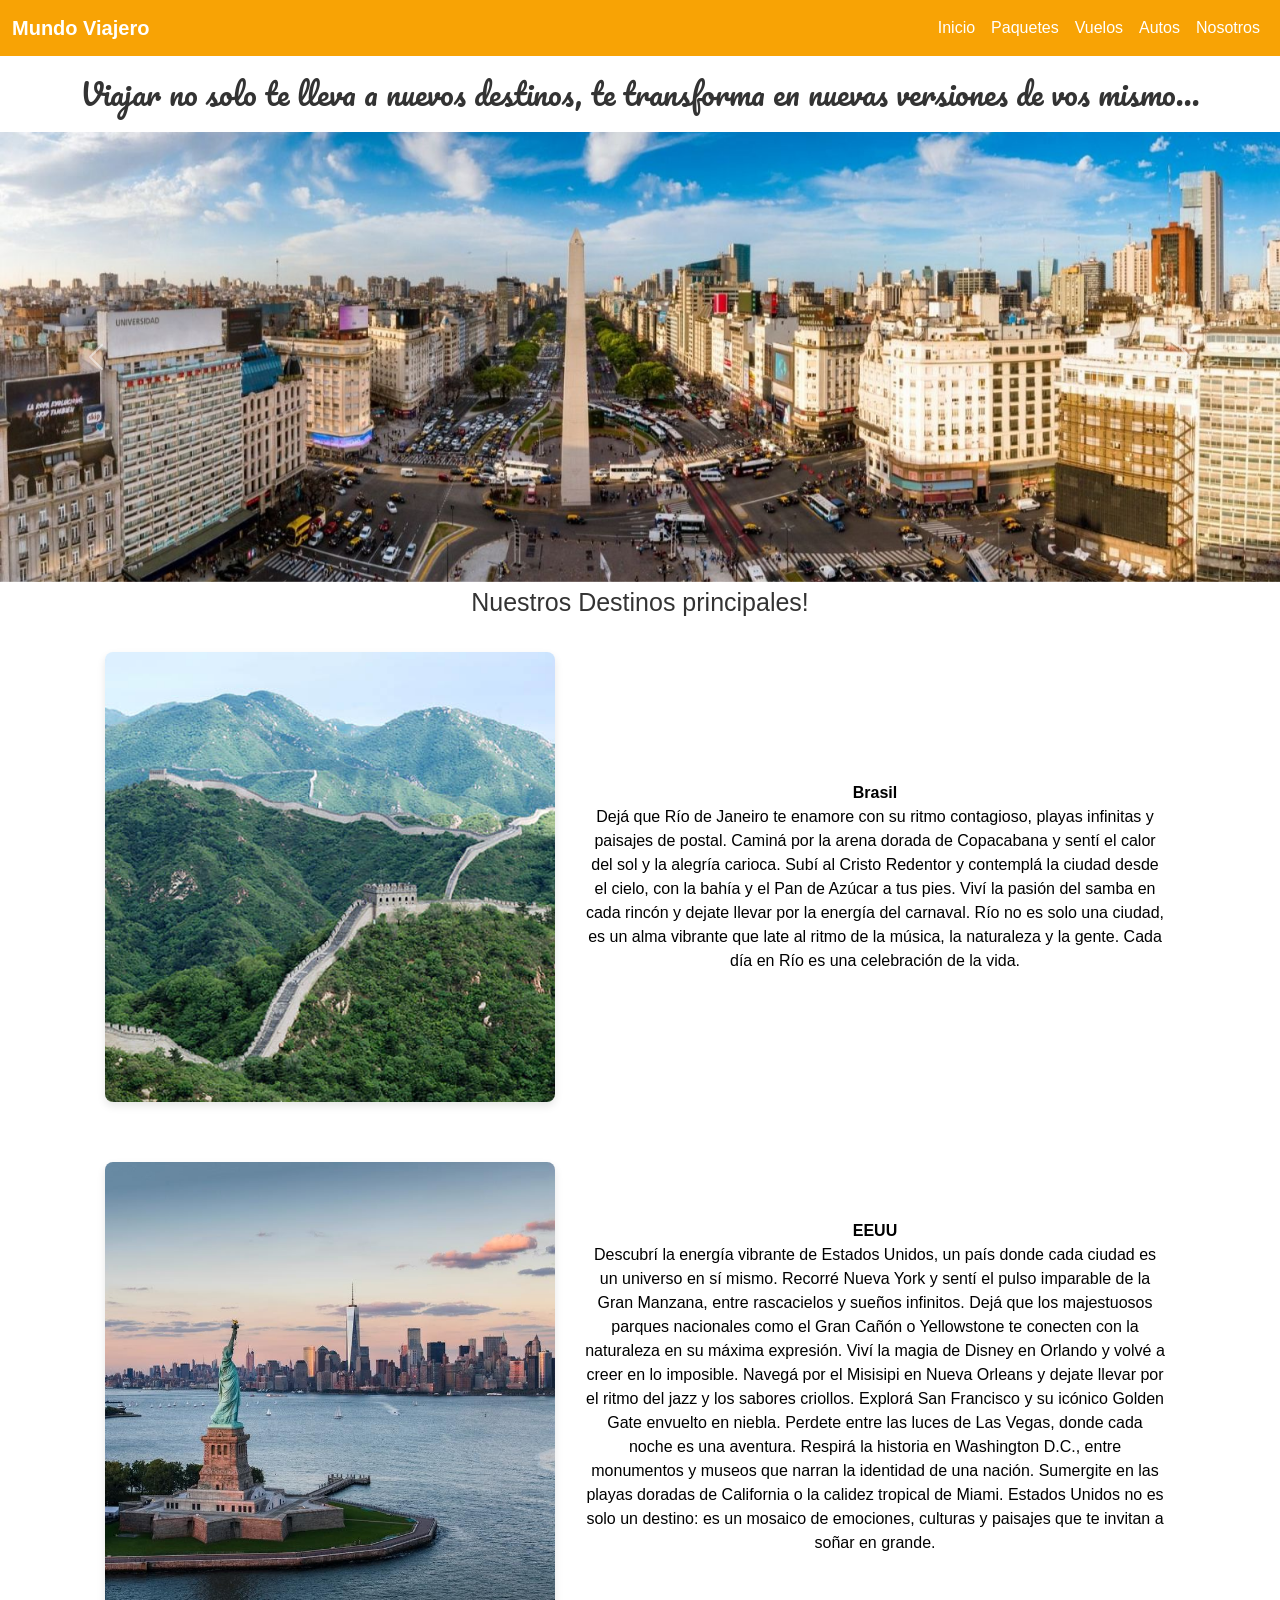
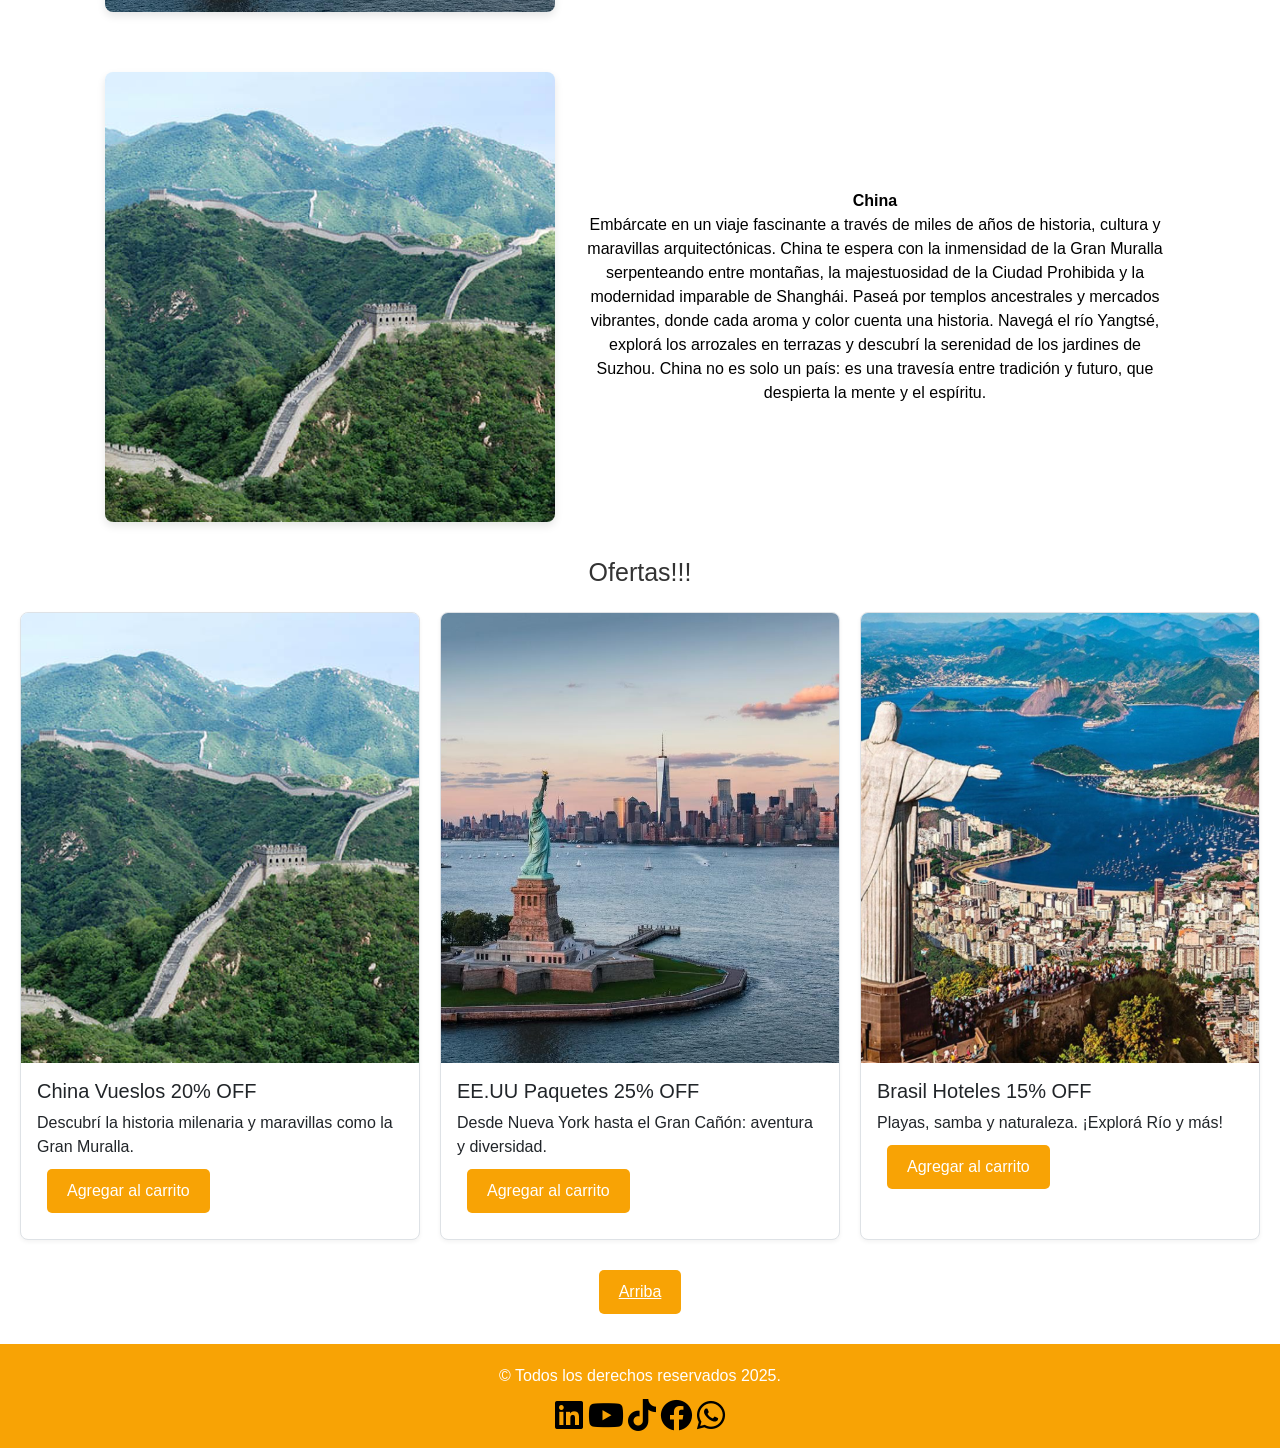
<file: index.html>
<!DOCTYPE html>
<html lang="es">
<head>
  <meta charset="UTF-8" />
  <meta name="viewport" content="width=device-width, initial-scale=1.0" />
  <meta name="description" content="Turismo viaje por el mundo, Europa, EEUU, El caribe">
  <meta name="keywords" content="Europa, Brasil, Caribe, EEUU, Vacaciones">
  <title>Mundo Viajero</title>
  <link href="https://fonts.googleapis.com/css2?family=Pacifico&display=swap" rel="stylesheet">
  <link href="https://cdnjs.cloudflare.com/ajax/libs/font-awesome/6.0.0-beta3/css/all.min.css" rel="stylesheet">
  <link href="https://cdn.jsdelivr.net/npm/bootstrap@5.3.5/dist/css/bootstrap.min.css" rel="stylesheet" integrity="sha384-SgOJa3DmI69IUzQ2PVdRZhwQ+dy64/BUtbMJw1MZ8t5HZApcHrRKUc4W0kG879m7" crossorigin="anonymous">
  <link rel="stylesheet" href="./Style/style.css">
</head>
<body>
<!--Menu-->
<div id="top"></div>
<header>
  <nav class="navbar navbar-expand-lg">
    <div class="container-fluid">
      <a class="navbar-brand" href="index.html">Mundo Viajero</a>
      <button class="navbar-toggler" type="button" data-bs-toggle="collapse" data-bs-target="#navbarNav"
        aria-controls="navbarNav" aria-expanded="false" aria-label="Toggle navigation">
        <span class="navbar-toggler-icon"></span>
      </button>      
      <div class="collapse navbar-collapse" id="navbarNav">
        <ul class="navbar-nav ms-auto">
          <li class="nav-item">
            <a class="nav-link" href="index.html">Inicio</a>
          </li>
          <li class="nav-item">
            <a class="nav-link" href="./Pages/paquetes.html">Paquetes</a>
          </li>
          <li class="nav-item">
            <a class="nav-link" href="./Pages/Vuelos.html">Vuelos</a>
          </li>
          <li class="nav-item">
            <a class="nav-link" href="./Pages/autos.html">Autos</a>
          </li>
          <li class="nav-item">
            <a class="nav-link" href="./Pages/nosotros.html">Nosotros</a>
          </li>
        </ul>
      </div>
    </div>
  </nav>
</header>

<main>
<h1>Viajar no solo te lleva a nuevos destinos, te transforma en nuevas versiones de vos mismo...</h1>
<!--Corrusel con fotos de destinos-->
<div id="carouselExampleAutoplaying" class="carousel slide" data-bs-ride="carousel">
  <div class="carousel-inner">
    <div class="carousel-item active">
      <img src="./assets/ImagenCarrusel1.jpg" class="d-block w-100" alt="...">
    </div>
    <div class="carousel-item">
      <img src="./assets/ImagenCarrusel2.jpg" class="d-block w-100" alt="...">
    </div>
    <div class="carousel-item">
      <img src="./assets/ImagenCarrusel3.jpg" class="d-block w-100" alt="...">
    </div>
  </div>
  <button class="carousel-control-prev" type="button" data-bs-target="#carouselExampleAutoplaying" data-bs-slide="prev">
    <span class="carousel-control-prev-icon" aria-hidden="true"></span>
    <span class="visually-hidden">Previous</span>
  </button>
  <button class="carousel-control-next" type="button" data-bs-target="#carouselExampleAutoplaying" data-bs-slide="next">
    <span class="carousel-control-next-icon" aria-hidden="true"></span>
    <span class="visually-hidden">Next</span>
  </button>
</div>

<!--Detalle de los destinos-->
<h2>Nuestros Destinos principales!</h2>

<section class="contenedorDestinos">
  <div class="destino">
    <img src="./assets/china 1.jpg" class="imgDestino" alt="Foto Rio">
    <p class="descripcion"><strong>Brasil</strong> Dejá que Río de Janeiro te enamore con su ritmo contagioso, playas infinitas y paisajes de postal. Caminá por la arena dorada de Copacabana y sentí el calor del sol y la alegría carioca. Subí al Cristo Redentor y contemplá la ciudad desde el cielo, con la bahía y el Pan de Azúcar a tus pies. Viví la pasión del samba en cada rincón y dejate llevar por la energía del carnaval. Río no es solo una ciudad, es un alma vibrante que late al ritmo de la música, la naturaleza y la gente. Cada día en Río es una celebración de la vida. </p>    
  </div>
    <div class="destino">
    <img src="./assets/eeuu4.jpg" class="imgDestino" alt="Foto EEUU">
    <p class="descripcion"><strong>EEUU</strong>Descubrí la energía vibrante de Estados Unidos, un país donde cada ciudad es un universo en sí mismo. Recorré Nueva York y sentí el pulso imparable de la Gran Manzana, entre rascacielos y sueños infinitos. Dejá que los majestuosos parques nacionales como el Gran Cañón o Yellowstone te conecten con la naturaleza en su máxima expresión. Viví la magia de Disney en Orlando y volvé a creer en lo imposible. Navegá por el Misisipi en Nueva Orleans y dejate llevar por el ritmo del jazz y los sabores criollos. Explorá San Francisco y su icónico Golden Gate envuelto en niebla. Perdete entre las luces de Las Vegas, donde cada noche es una aventura. Respirá la historia en Washington D.C., entre monumentos y museos que narran la identidad de una nación. Sumergite en las playas doradas de California o la calidez tropical de Miami. Estados Unidos no es solo un destino: es un mosaico de emociones, culturas y paisajes que te invitan a soñar en grande.  </p>    
  </div>
    <div class="destino">
    <img src="./assets/china 1.jpg" class="imgDestino" alt="Foto China">
    <p class="descripcion"><strong>China</strong> Embárcate en un viaje fascinante a través de miles de años de historia, cultura y maravillas arquitectónicas. China te espera con la inmensidad de la Gran Muralla serpenteando entre montañas, la majestuosidad de la Ciudad Prohibida y la modernidad imparable de Shanghái. Paseá por templos ancestrales y mercados vibrantes, donde cada aroma y color cuenta una historia. Navegá el río Yangtsé, explorá los arrozales en terrazas y descubrí la serenidad de los jardines de Suzhou. China no es solo un país: es una travesía entre tradición y futuro, que despierta la mente y el espíritu.  </p>    
  </div>
</section>

<!--Cards con Ofertas-->
<h2>Ofertas!!!</h2>
<section class="card-container">
  <div class="card">
    <img src="./assets/china 1.jpg" class="card-img-top" alt="Foto China">
    <div class="card-body">
      <h3 class="card-title">China Vueslos 20% OFF</h3>
      <p class="card-text">Descubrí la historia milenaria y maravillas como la Gran Muralla.</p>
      <button class="button">Agregar al carrito</button>
    </div>
  </div>

  <div class="card">
    <img src="./assets/eeuu4.jpg" class="card-img-top" alt="Foto EEUU">
    <div class="card-body">
      <h3 class="card-title">EE.UU Paquetes 25% OFF</h3>
      <p class="card-text">Desde Nueva York hasta el Gran Cañón: aventura y diversidad.</p>
      <button class="button">Agregar al carrito</button>
    </div>
  </div>

  <div class="card">
    <img src="./assets/Rio-de-Janeiro-2020.jpg" class="card-img-top" alt="Foto Brasil">
    <div class="card-body">
      <h3 class="card-title">Brasil Hoteles 15% OFF</h3>
      <p class="card-text">Playas, samba y naturaleza. ¡Explorá Río y más!</p>
      <button class="button">Agregar al carrito</button>
    </div>
  </div>
</section>

<!--Boton arriba-->
<div class="contenedorBotonArriba">
  <a href="#top" class="button">Arriba</a>
</div>

</main>

<!--Footer-->
<footer>
    <p>&copy; Todos los derechos reservados 2025. </p>
    <i class="fa-brands fa-linkedin fa-2xl" style="color: #000000;"></i>
    <i class="fa-brands fa-youtube fa-2xl" style="color: #000000;"></i>
    <i class="fa-brands fa-tiktok fa-2xl" style="color: #000000;"></i>
    <i class="fa-brands fa-facebook fa-2xl" style="color: #000000;"></i>
    <i class="fa-brands fa-whatsapp fa-2xl" style="color: #000000;"></i>
</footer>
    <script src="https://cdn.jsdelivr.net/npm/bootstrap@5.3.5/dist/js/bootstrap.bundle.min.js" integrity="sha384-k6d4wzSIapyDyv1kpU366/PK5hCdSbCRGRCMv+eplOQJWyd1fbcAu9OCUj5zNLiq" crossorigin="anonymous"></script>
</body>
</html>
</file>
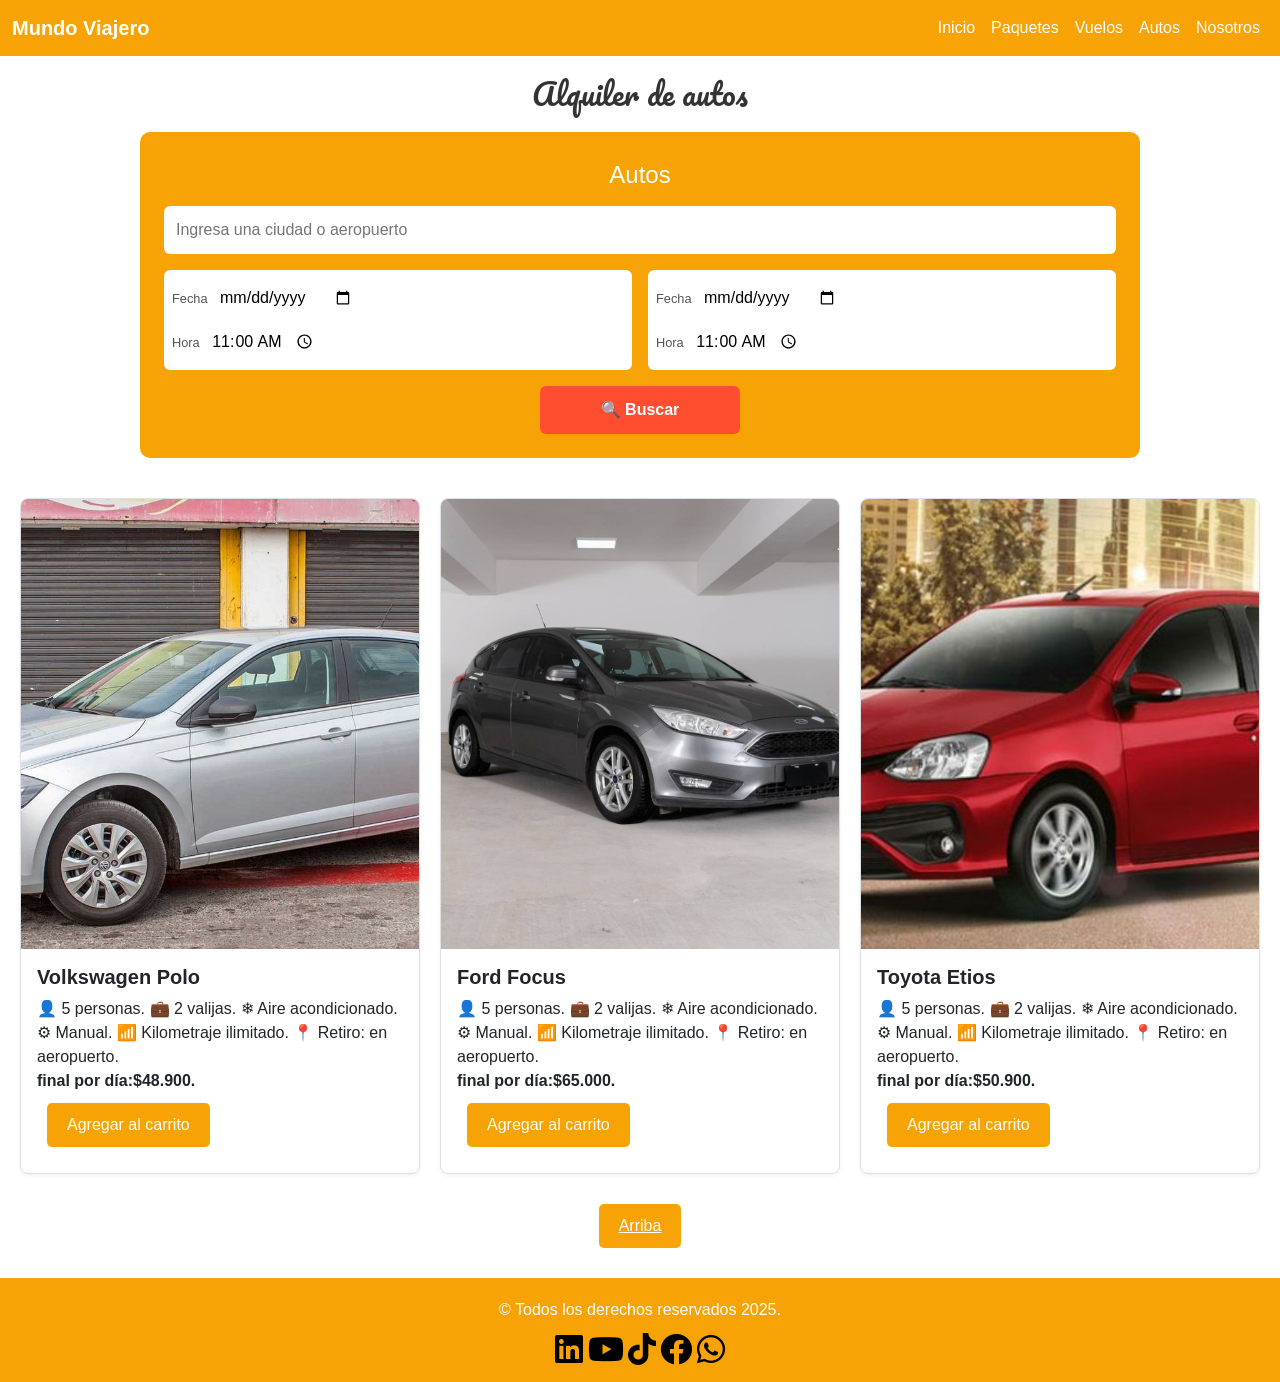
<file: Pages/autos.html>
<!DOCTYPE html>
<html lang="es">
<head>
  <meta charset="UTF-8" />
  <meta name="viewport" content="width=device-width, initial-scale=1.0" />
  <meta name="description" content="Turismo viaje por el mundo, Europa, EEUU, El caribe">
  <meta name="keywords" content="Europa, Brasil, Caribe, EEUU, Vacaciones">
  <title>Mundo Viajero</title>
  <link href="https://fonts.googleapis.com/css2?family=Pacifico&display=swap" rel="stylesheet">
  <link href="https://cdnjs.cloudflare.com/ajax/libs/font-awesome/6.0.0-beta3/css/all.min.css" rel="stylesheet">
  <link href="https://cdn.jsdelivr.net/npm/bootstrap@5.3.5/dist/css/bootstrap.min.css" rel="stylesheet" integrity="sha384-SgOJa3DmI69IUzQ2PVdRZhwQ+dy64/BUtbMJw1MZ8t5HZApcHrRKUc4W0kG879m7" crossorigin="anonymous">
  <link rel="stylesheet" href="../Style/style.css">
</head>
<body>
<!--Menu-->
<div id="top"></div>
<header>
  <nav class="navbar navbar-expand-lg">
    <div class="container-fluid">
      <a class="navbar-brand" href="../index.html">Mundo Viajero</a>
      <button class="navbar-toggler" type="button" data-bs-toggle="collapse" data-bs-target="#navbarNav"
        aria-controls="navbarNav" aria-expanded="false" aria-label="Toggle navigation">
        <span class="navbar-toggler-icon"></span>
      </button>      
      <div class="collapse navbar-collapse" id="navbarNav">
        <ul class="navbar-nav ms-auto">
          <li class="nav-item">
            <a class="nav-link" href="../index.html">Inicio</a>
          </li>
          <li class="nav-item">
            <a class="nav-link" href="../Pages/paquetes.html">Paquetes</a>
          </li>
          <li class="nav-item">
            <a class="nav-link" href="../Pages/Vuelos.html">Vuelos</a>
          </li>
          <li class="nav-item">
            <a class="nav-link" href="../Pages/autos.html">Autos</a>
          </li>
          <li class="nav-item">
            <a class="nav-link" href="../Pages/nosotros.html">Nosotros</a>
          </li>
        </ul>
      </div>
    </div>
  </nav>
</header>

<main>
<h1>Alquiler de autos</h1>  
<section class="autos-form">
  <h2>Autos</h2>
  <form class="formulario-autos">
    <input type="text" placeholder="Ingresa una ciudad o aeropuerto" class="input-ciudad" />

    <div class="fecha-hora">
      <label>
        <span>Fecha</span>
        <input type="date" />
      </label>
      <label>
        <span>Hora</span>
        <input type="time" value="11:00" />
      </label>
    </div>
    <div class="fecha-hora">
      <label>
        <span>Fecha</span>
        <input type="date" />
      </label>
      <label>
        <span>Hora</span>
        <input type="time" value="11:00" />
      </label>
    </div>
    <button class="boton-buscar" type="submit">🔍 Buscar</button>
  </form>
</section>
<!--Resultado Busqueda-->
<section class="card-container">
  <div class="card">
    <img src="../assets/AutoPolo.jpg" class="card-img-top" alt="Foto Auto">
    <div class="card-body">
      <h3 class="card-title"><strong>Volkswagen Polo</strong></h3>
      <p class="card-text"> 👤 5 personas.
                            💼 2 valijas.
                            ❄ Aire acondicionado.
                            ⚙ Manual.
                            📶 Kilometraje ilimitado.
                            📍 Retiro: en aeropuerto.
                            <br><strong>final por día:$48.900.</strong></p>
      <button class="button">Agregar al carrito</button>
    </div>
  </div>
  <div class="card">
    <img src="../assets/AutoFocus.jpg" class="card-img-top" alt="Foto Auto">
    <div class="card-body">
      <h3 class="card-title"><strong>Ford Focus</strong></h3>
      <p class="card-text">👤 5 personas.
                            💼 2 valijas.
                            ❄ Aire acondicionado.
                            ⚙ Manual.
                            📶 Kilometraje ilimitado.
                            📍 Retiro: en aeropuerto.
                            <br><strong>final por día:$65.000.</strong></p>
      <button class="button">Agregar al carrito</button>
    </div>
  </div>
  <div class="card">
    <img src="../assets/AutoEtios.jpg" class="card-img-top" alt="Foto Auto">
    <div class="card-body">
      <h3 class="card-title"><strong>Toyota Etios</strong></h3>
      <p class="card-text">👤 5 personas.
                            💼 2 valijas.
                            ❄ Aire acondicionado.
                            ⚙ Manual.
                            📶 Kilometraje ilimitado.
                            📍 Retiro: en aeropuerto.
                            <br><strong>final por día:$50.900.</strong></p>
      <button class="button">Agregar al carrito</button>
    </div>
  </div>
</section>
<!--Boton arriba-->
<div class="contenedorBotonArriba">
  <a href="#top" class="button">Arriba</a>
</div>
</main>
<!--Footer-->
<footer>
    <p>&copy; Todos los derechos reservados 2025.</p>
    <i class="fa-brands fa-linkedin fa-2xl" style="color: #000000;"></i>
    <i class="fa-brands fa-youtube fa-2xl" style="color: #000000;"></i>
    <i class="fa-brands fa-tiktok fa-2xl" style="color: #000000;"></i>
    <i class="fa-brands fa-facebook fa-2xl" style="color: #000000;"></i>
    <i class="fa-brands fa-whatsapp fa-2xl" style="color: #000000;"></i>
</footer>
    <script src="https://cdn.jsdelivr.net/npm/bootstrap@5.3.5/dist/js/bootstrap.bundle.min.js" integrity="sha384-k6d4wzSIapyDyv1kpU366/PK5hCdSbCRGRCMv+eplOQJWyd1fbcAu9OCUj5zNLiq" crossorigin="anonymous"></script>
</body>
</html>
</file>
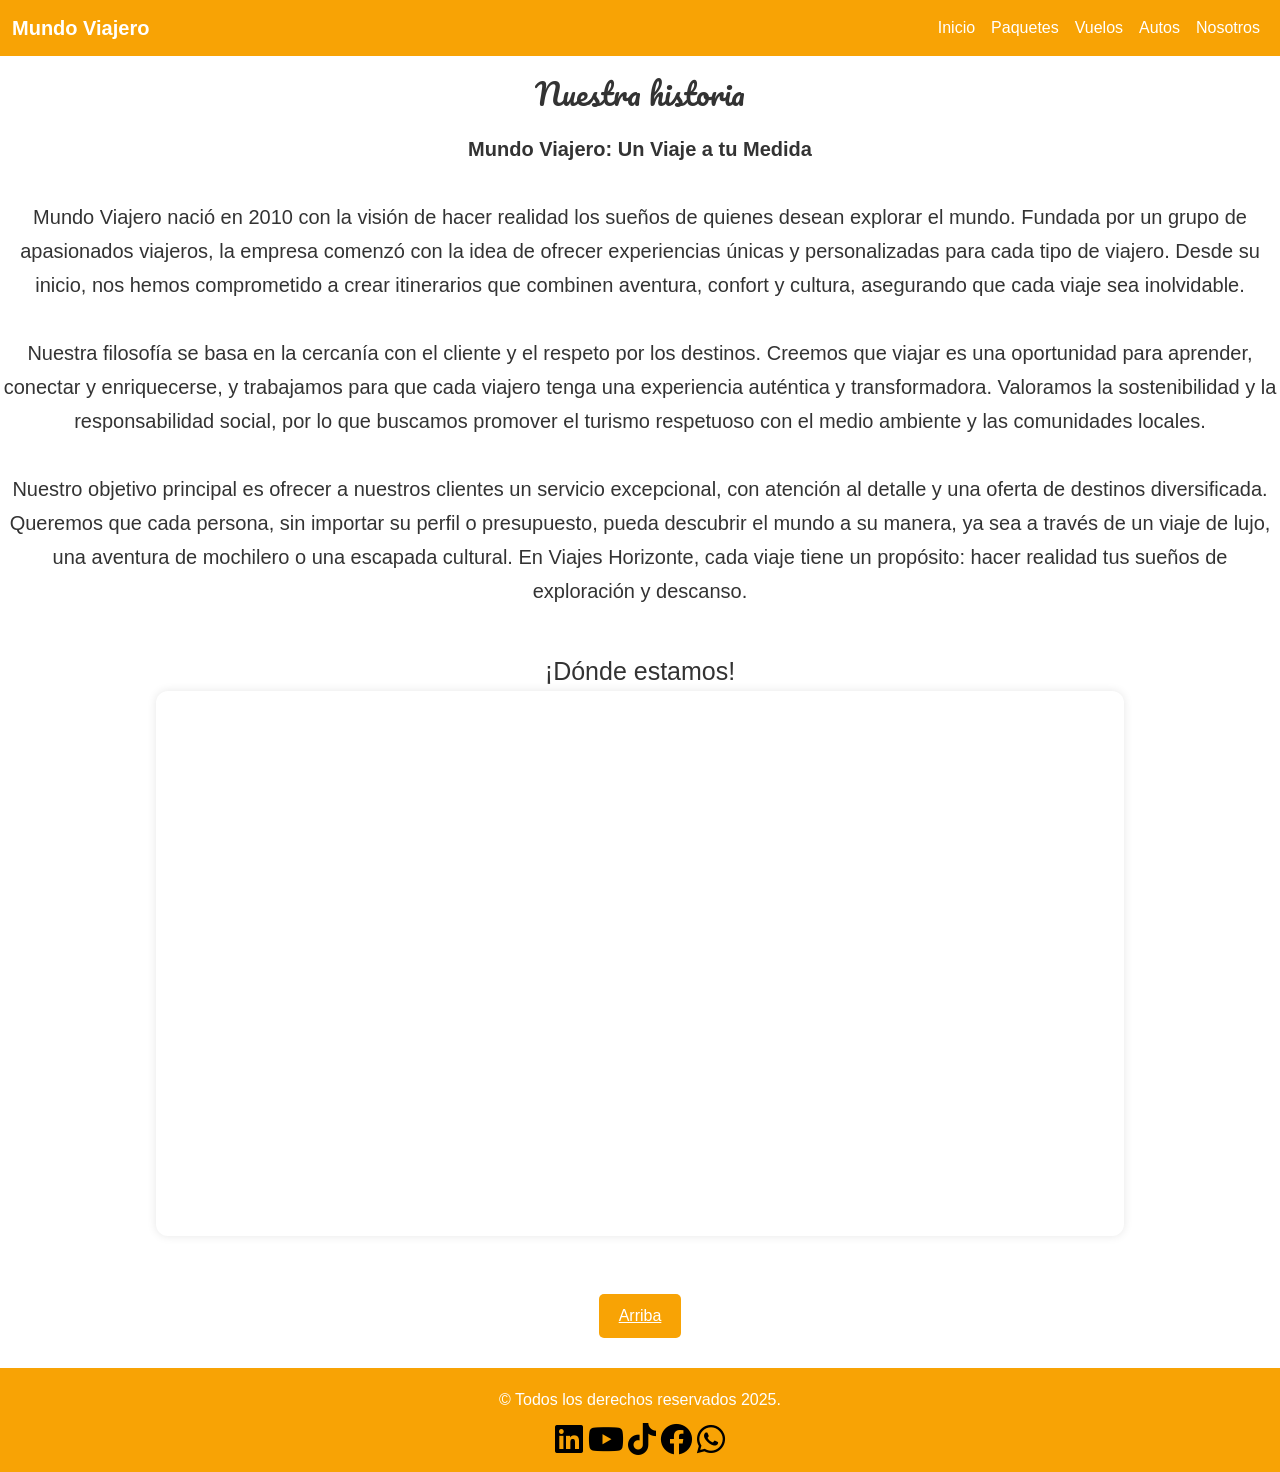
<file: Pages/nosotros.html>
<!DOCTYPE html>
<html lang="es">
<head>
  <meta charset="UTF-8" />
  <meta name="viewport" content="width=device-width, initial-scale=1.0" />
  <meta name="description" content="Turismo viaje por el mundo, Europa, EEUU, El caribe">
  <meta name="keywords" content="Europa, Brasil, Caribe, EEUU, Vacaciones">
  <title>Mundo Viajero</title>
  <link href="https://fonts.googleapis.com/css2?family=Pacifico&display=swap" rel="stylesheet">
  <link href="https://cdnjs.cloudflare.com/ajax/libs/font-awesome/6.0.0-beta3/css/all.min.css" rel="stylesheet">
  <link href="https://cdn.jsdelivr.net/npm/bootstrap@5.3.5/dist/css/bootstrap.min.css" rel="stylesheet" integrity="sha384-SgOJa3DmI69IUzQ2PVdRZhwQ+dy64/BUtbMJw1MZ8t5HZApcHrRKUc4W0kG879m7" crossorigin="anonymous">
  <link rel="stylesheet" href="../Style/style.css">
</head>
<body>
<!--Menu-->
<div id="top"></div>
<header>
  <nav class="navbar navbar-expand-lg">
    <div class="container-fluid">
      <a class="navbar-brand" href="../index.html">Mundo Viajero</a>
      <button class="navbar-toggler" type="button" data-bs-toggle="collapse" data-bs-target="#navbarNav"
        aria-controls="navbarNav" aria-expanded="false" aria-label="Toggle navigation">
        <span class="navbar-toggler-icon"></span>
      </button>      
      <div class="collapse navbar-collapse" id="navbarNav">
        <ul class="navbar-nav ms-auto">
          <li class="nav-item">
            <a class="nav-link" href="../index.html">Inicio</a>
          </li>
          <li class="nav-item">
            <a class="nav-link" href="../Pages/paquetes.html">Paquetes</a>
          </li>
          <li class="nav-item">
            <a class="nav-link" href="../Pages/Vuelos.html">Vuelos</a>
          </li>
          <li class="nav-item">
            <a class="nav-link" href="../Pages/autos.html">Autos</a>
          </li>
          <li class="nav-item">
            <a class="nav-link" href="../Pages/nosotros.html">Nosotros</a>
          </li>
        </ul>
      </div>
    </div>
  </nav>
</header>
<!--Main-->
<main>
<h1>Nuestra historia</h1>

<div>
  <p class="texto-historia">
    <strong>Mundo Viajero: Un Viaje a tu Medida</strong><br><br>

      Mundo Viajero nació en 2010 con la visión de hacer realidad los sueños de quienes desean explorar el mundo. Fundada por un grupo de apasionados viajeros, la empresa comenzó con la idea de ofrecer experiencias únicas y personalizadas para cada tipo de viajero. Desde su inicio, nos hemos comprometido a crear itinerarios que combinen aventura, confort y cultura, asegurando que cada viaje sea inolvidable.<br><br>

      Nuestra filosofía se basa en la cercanía con el cliente y el respeto por los destinos. Creemos que viajar es una oportunidad para aprender, conectar y enriquecerse, y trabajamos para que cada viajero tenga una experiencia auténtica y transformadora. Valoramos la sostenibilidad y la responsabilidad social, por lo que buscamos promover el turismo respetuoso con el medio ambiente y las comunidades locales.<br><br>

      Nuestro objetivo principal es ofrecer a nuestros clientes un servicio excepcional, con atención al detalle y una oferta de destinos diversificada. Queremos que cada persona, sin importar su perfil o presupuesto, pueda descubrir el mundo a su manera, ya sea a través de un viaje de lujo, una aventura de mochilero o una escapada cultural. En Viajes Horizonte, cada viaje tiene un propósito: hacer realidad tus sueños de exploración y descanso.
  </p>
</div>

<div class="ubicacion-container">
  <h2>¡Dónde estamos!</h2>
  <div class="mapa-container">
    <iframe
      class="mapa"
      src="https://www.google.com/maps/embed?pb=!1m18!1m12!1m3!1d1315.7533721573864!2d-86.74786882930024!3d21.131992193728944!2m3!1f0!2f0!3f0!3m2!1i1024!2i768!4f13.1!3m3!1m2!1s0x8f4c2bf1d63b6b99%3A0x6cc32e706b78b7bf!2sCoco%20Bongo!5e0!3m2!1ses!2sar!4v1743388213923!5m2!1ses!2sar"
      allowfullscreen
      loading="lazy"
      referrerpolicy="no-referrer-when-downgrade">
    </iframe>
  </div>
</div>
<!--Boton arriba-->
<div class="contenedorBotonArriba">
  <a href="#top" class="button">Arriba</a>
</div>
</main>
<!--Footer-->
<footer>
    <p>&copy; Todos los derechos reservados 2025. </p>
    <i class="fa-brands fa-linkedin fa-2xl" style="color: #000000;"></i>
    <i class="fa-brands fa-youtube fa-2xl" style="color: #000000;"></i>
    <i class="fa-brands fa-tiktok fa-2xl" style="color: #000000;"></i>
    <i class="fa-brands fa-facebook fa-2xl" style="color: #000000;"></i>
    <i class="fa-brands fa-whatsapp fa-2xl" style="color: #000000;"></i>
</footer>
    <script src="https://cdn.jsdelivr.net/npm/bootstrap@5.3.5/dist/js/bootstrap.bundle.min.js" integrity="sha384-k6d4wzSIapyDyv1kpU366/PK5hCdSbCRGRCMv+eplOQJWyd1fbcAu9OCUj5zNLiq" crossorigin="anonymous"></script>
</body>
</html>
</file>
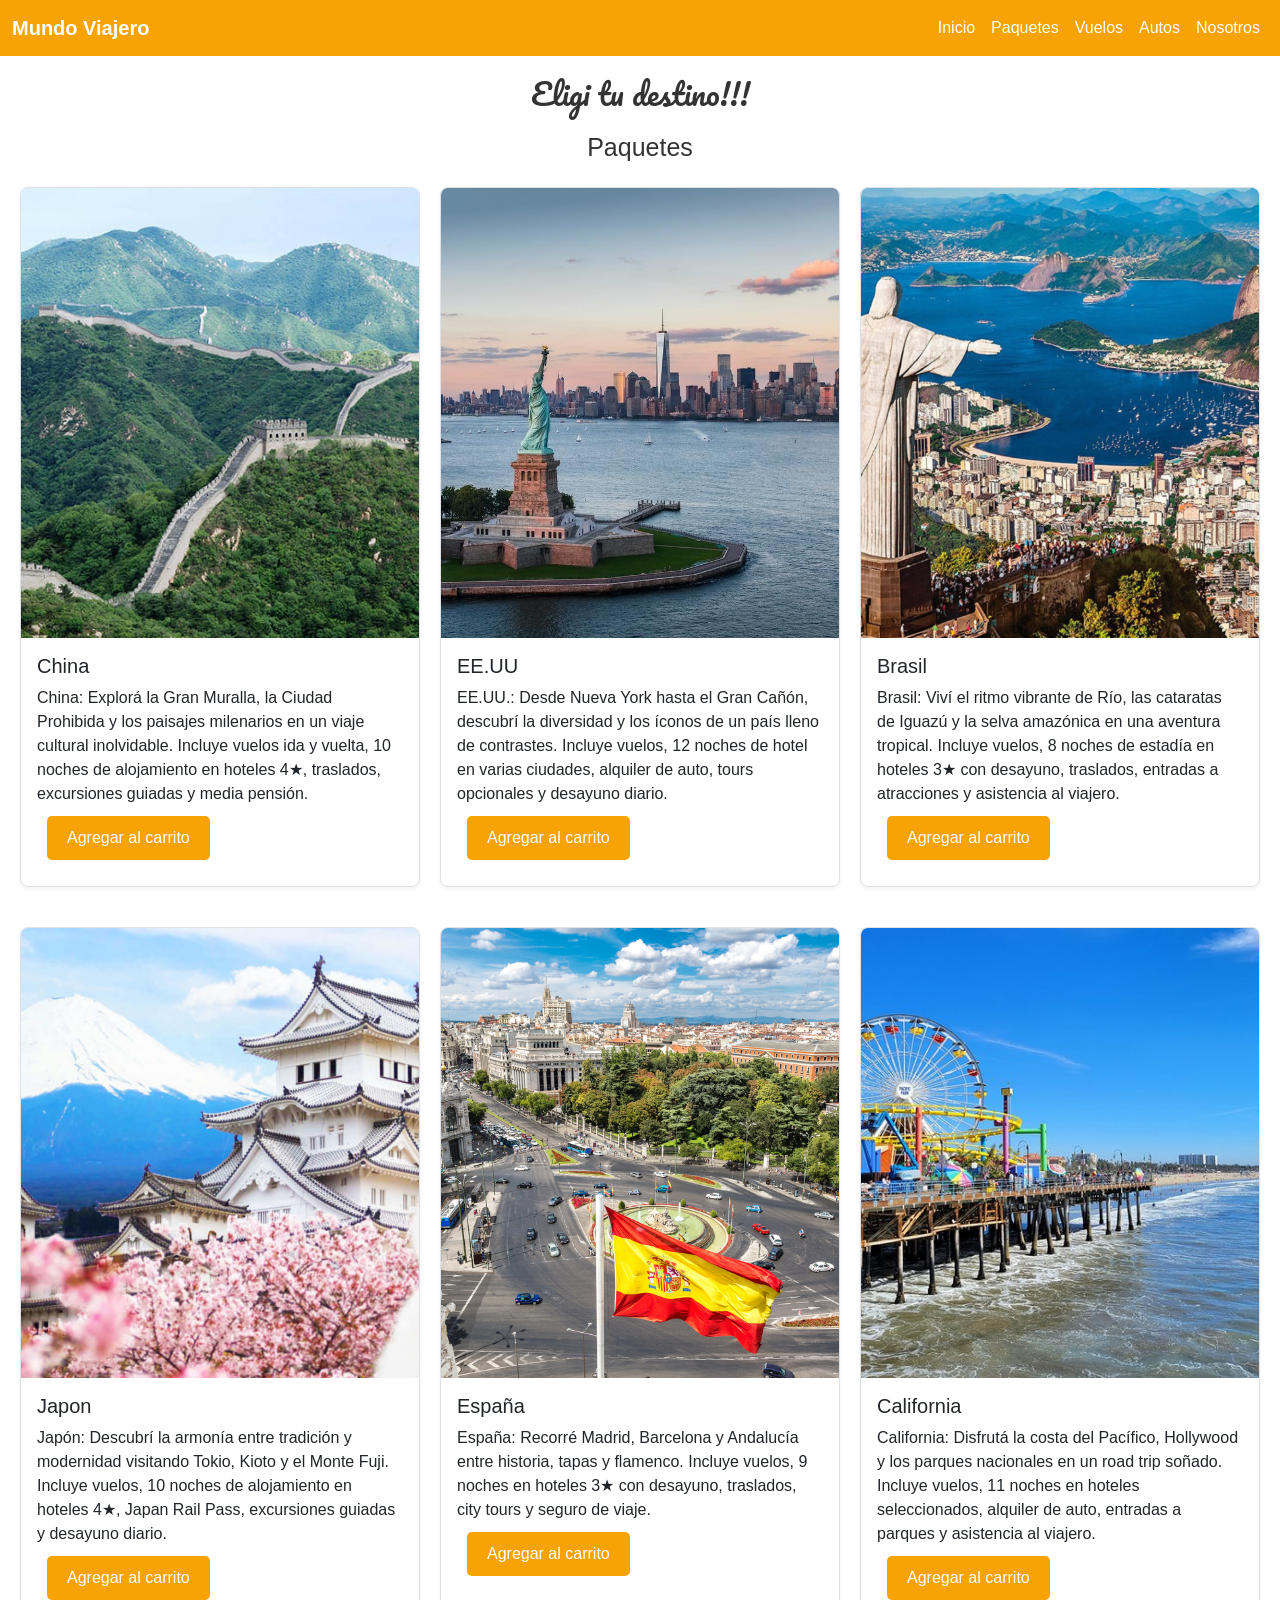
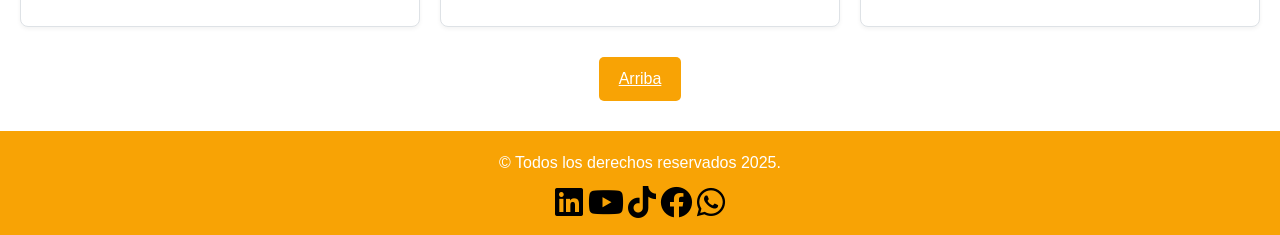
<file: Pages/paquetes.html>
<!DOCTYPE html>
<html lang="es">
<head>
  <meta charset="UTF-8" />
  <meta name="viewport" content="width=device-width, initial-scale=1.0" />
  <meta name="description" content="Turismo viaje por el mundo, Europa, EEUU, El caribe">
  <meta name="keywords" content="Europa, Brasil, Caribe, EEUU, Vacaciones">
  <title>Mundo Viajero</title>
  <link href="https://fonts.googleapis.com/css2?family=Pacifico&display=swap" rel="stylesheet">
  <link href="https://cdnjs.cloudflare.com/ajax/libs/font-awesome/6.0.0-beta3/css/all.min.css" rel="stylesheet">
  <link href="https://cdn.jsdelivr.net/npm/bootstrap@5.3.5/dist/css/bootstrap.min.css" rel="stylesheet" integrity="sha384-SgOJa3DmI69IUzQ2PVdRZhwQ+dy64/BUtbMJw1MZ8t5HZApcHrRKUc4W0kG879m7" crossorigin="anonymous">
  <link rel="stylesheet" href="../Style/style.css">
</head>
<body>
<!--Menu-->
<div id="top"></div>
<header>
  <nav class="navbar navbar-expand-lg">
    <div class="container-fluid">
      <a class="navbar-brand" href="../index.html">Mundo Viajero</a>
      <button class="navbar-toggler" type="button" data-bs-toggle="collapse" data-bs-target="#navbarNav"
        aria-controls="navbarNav" aria-expanded="false" aria-label="Toggle navigation">
        <span class="navbar-toggler-icon"></span>
      </button>      
      <div class="collapse navbar-collapse" id="navbarNav">
        <ul class="navbar-nav ms-auto">
          <li class="nav-item">
            <a class="nav-link" href="../index.html">Inicio</a>
          </li>
          <li class="nav-item">
            <a class="nav-link" href="../Pages/paquetes.html">Paquetes</a>
          </li>
          <li class="nav-item">
            <a class="nav-link" href="../Pages/Vuelos.html">Vuelos</a>
          </li>
          <li class="nav-item">
            <a class="nav-link" href="../Pages/autos.html">Autos</a>
          </li>
          <li class="nav-item">
            <a class="nav-link" href="../Pages/nosotros.html">Nosotros</a>
          </li>
        </ul>
      </div>
    </div>
  </nav>
</header>

<main>
<h1>Eligi tu destino!!!</h1>
<!--Cards con paquetes-->
<h2>Paquetes</h2>
<section class="card-container">
  <div class="card">
    <img src="../assets/china 1.jpg" class="card-img-top" alt="Foto China">
    <div class="card-body">
      <h3 class="card-title">China</h3>
      <p class="card-text">China: Explorá la Gran Muralla, la Ciudad Prohibida y los paisajes milenarios en un viaje cultural inolvidable.
                          Incluye vuelos ida y vuelta, 10 noches de alojamiento en hoteles 4★, traslados, excursiones guiadas y media pensión.</p>
      <button class="button">Agregar al carrito</button>
    </div>
  </div>
  <div class="card">
    <img src="../assets/eeuu4.jpg" class="card-img-top" alt="Foto EEUU">
    <div class="card-body">
      <h3 class="card-title">EE.UU</h3>
      <p class="card-text">EE.UU.: Desde Nueva York hasta el Gran Cañón, descubrí la diversidad y los íconos de un país lleno de contrastes.
                           Incluye vuelos, 12 noches de hotel en varias ciudades, alquiler de auto, tours opcionales y desayuno diario.</p>
      <button class="button">Agregar al carrito</button>
    </div>
  </div>
  <div class="card">
    <img src="../assets/Rio-de-Janeiro-2020.jpg" class="card-img-top" alt="Foto Brasil">
    <div class="card-body">
      <h3 class="card-title">Brasil</h3>
      <p class="card-text">Brasil: Viví el ritmo vibrante de Río, las cataratas de Iguazú y la selva amazónica en una aventura tropical.
                           Incluye vuelos, 8 noches de estadía en hoteles 3★ con desayuno, traslados, entradas a atracciones y asistencia al viajero.</p>
      <button class="button">Agregar al carrito</button>
    </div>
  </div>
</section>

<section class="card-container">
  <div class="card">
    <img src="../assets/Japon1.jpg" class="card-img-top" alt="Foto Japon">
    <div class="card-body">
      <h3 class="card-title">Japon</h3>
      <p class="card-text">Japón: Descubrí la armonía entre tradición y modernidad visitando Tokio, Kioto y el Monte Fuji.
                           Incluye vuelos, 10 noches de alojamiento en hoteles 4★, Japan Rail Pass, excursiones guiadas y desayuno diario.</p>
      <button class="button">Agregar al carrito</button>
    </div>
  </div>

  <div class="card">
    <img src="../assets/espana.jpg" class="card-img-top" alt="Foto España">
    <div class="card-body">
      <h3 class="card-title">España</h3>
      <p class="card-text">España: Recorré Madrid, Barcelona y Andalucía entre historia, tapas y flamenco.
                           Incluye vuelos, 9 noches en hoteles 3★ con desayuno, traslados, city tours y seguro de viaje.</p>
      <button class="button">Agregar al carrito</button>
    </div>
  </div>

  <div class="card">
    <img src="../assets/california.jpg" class="card-img-top" alt="California">
    <div class="card-body">
      <h3 class="card-title">California</h3>
      <p class="card-text">California: Disfrutá la costa del Pacífico, Hollywood y los parques nacionales en un road trip soñado.
                           Incluye vuelos, 11 noches en hoteles seleccionados, alquiler de auto, entradas a parques y asistencia al viajero.</p>
      <button class="button">Agregar al carrito</button>
    </div>
  </div>
</section>
<!--Boton arriba-->
<div class="contenedorBotonArriba">
  <a href="#top" class="button">Arriba</a>
</div>
</main>
<!--Footer-->
<footer>
    <p>&copy; Todos los derechos reservados 2025. </p>
    <i class="fa-brands fa-linkedin fa-2xl" style="color: #000000;"></i>
    <i class="fa-brands fa-youtube fa-2xl" style="color: #000000;"></i>
    <i class="fa-brands fa-tiktok fa-2xl" style="color: #000000;"></i>
    <i class="fa-brands fa-facebook fa-2xl" style="color: #000000;"></i>
    <i class="fa-brands fa-whatsapp fa-2xl" style="color: #000000;"></i>
</footer>
    <script src="https://cdn.jsdelivr.net/npm/bootstrap@5.3.5/dist/js/bootstrap.bundle.min.js" integrity="sha384-k6d4wzSIapyDyv1kpU366/PK5hCdSbCRGRCMv+eplOQJWyd1fbcAu9OCUj5zNLiq" crossorigin="anonymous"></script>
</body>
</html>
</file>
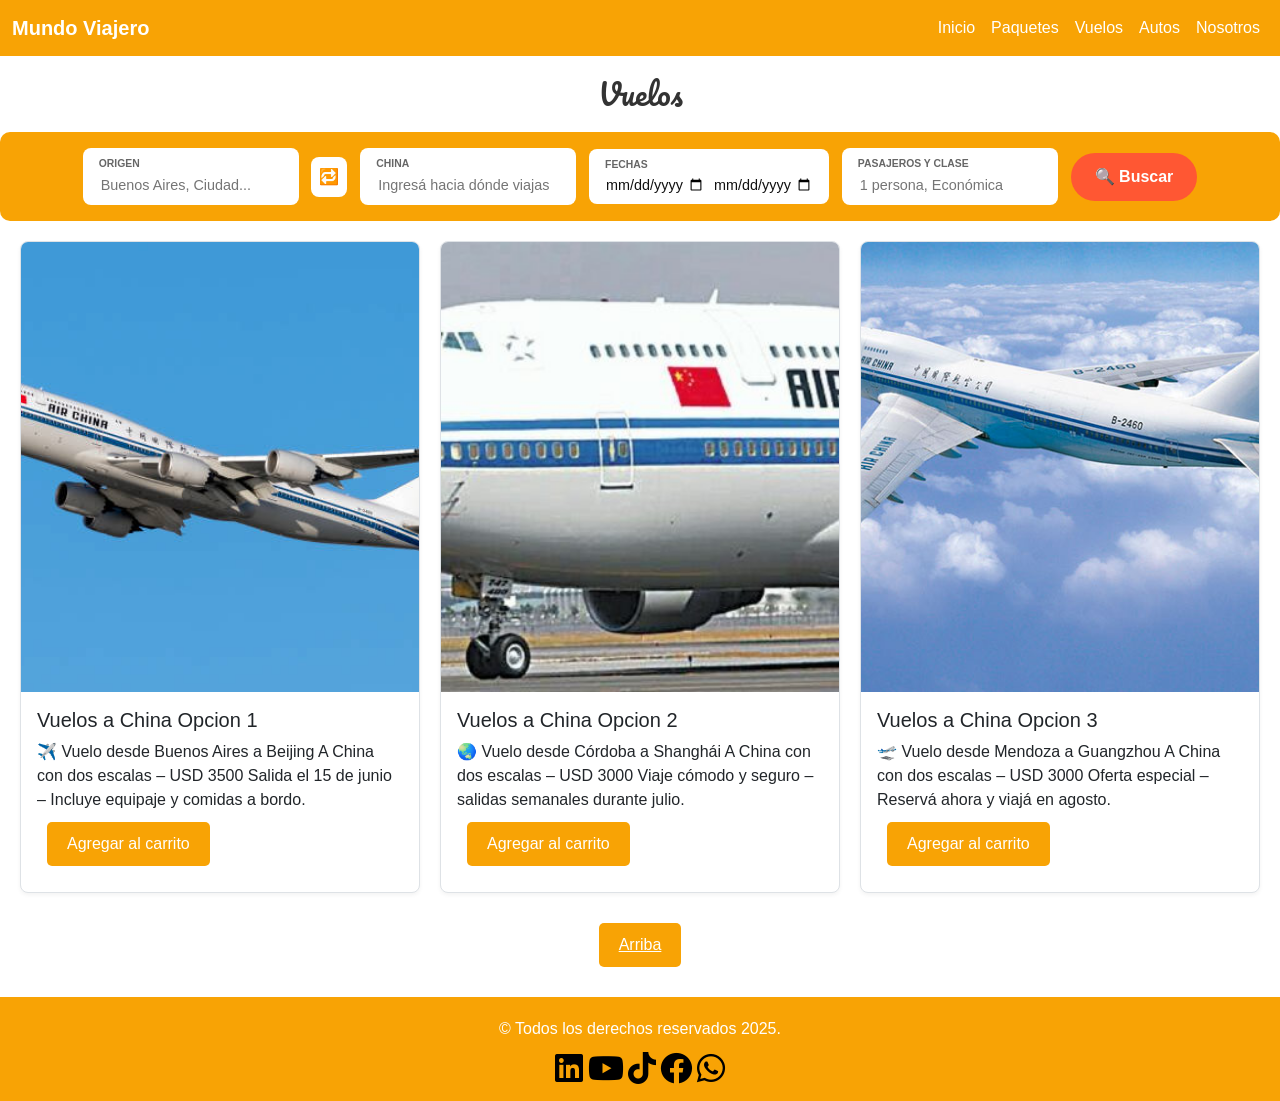
<file: Pages/Vuelos.html>
<!DOCTYPE html>
<html lang="es">
<head>
  <meta charset="UTF-8" />
  <meta name="viewport" content="width=device-width, initial-scale=1.0" />
  <meta name="description" content="Turismo viaje por el mundo, Europa, EEUU, El caribe">
  <meta name="keywords" content="Europa, Brasil, Caribe, EEUU, Vacaciones">
  <title>Mundo Viajero</title>
  <link href="https://fonts.googleapis.com/css2?family=Pacifico&display=swap" rel="stylesheet">
  <link href="https://cdnjs.cloudflare.com/ajax/libs/font-awesome/6.0.0-beta3/css/all.min.css" rel="stylesheet">
  <link href="https://cdn.jsdelivr.net/npm/bootstrap@5.3.5/dist/css/bootstrap.min.css" rel="stylesheet" integrity="sha384-SgOJa3DmI69IUzQ2PVdRZhwQ+dy64/BUtbMJw1MZ8t5HZApcHrRKUc4W0kG879m7" crossorigin="anonymous">
  <link rel="stylesheet" href="../Style/style.css">
</head>
<body>
<!--Menu-->
<div id="top"></div>
<header>
  <nav class="navbar navbar-expand-lg">
    <div class="container-fluid">
      <a class="navbar-brand" href="../index.html">Mundo Viajero</a>
      <button class="navbar-toggler" type="button" data-bs-toggle="collapse" data-bs-target="#navbarNav"
        aria-controls="navbarNav" aria-expanded="false" aria-label="Toggle navigation">
        <span class="navbar-toggler-icon"></span>
      </button>      
      <div class="collapse navbar-collapse" id="navbarNav">
        <ul class="navbar-nav ms-auto">
          <li class="nav-item">
            <a class="nav-link" href="../index.html">Inicio</a>
          </li>
          <li class="nav-item">
            <a class="nav-link" href="../Pages/paquetes.html">Paquetes</a>
          </li>
          <li class="nav-item">
            <a class="nav-link" href="../Pages/Vuelos.html">Vuelos</a>
          </li>
          <li class="nav-item">
            <a class="nav-link" href="../Pages/autos.html">Autos</a>
          </li>
          <li class="nav-item">
            <a class="nav-link" href="../Pages/nosotros.html">Nosotros</a>
          </li>
        </ul>
      </div>
    </div>
  </nav>
</header>

<main>
<h1>Vuelos</h1>

<section class="buscador-vuelos">
  <form class="formulario-vuelos">
    <div class="campo origen">
      <label>ORIGEN</label>
      <input type="text" placeholder="Buenos Aires, Ciudad..." />
    </div>

    <div class="intercambiar">
      <button type="button">🔁</button>
    </div>

    <div class="campo destino">
      <label>China</label>
      <input type="text" placeholder="Ingresá hacia dónde viajas" />
    </div>

    <div class="campo fechas">
      <label>FECHAS</label>
      <div class="fechas-inputs">
        <input type="date" placeholder="Ida" />
        <input type="date" placeholder="Vuelta" />
      </div>
    </div>

    <div class="campo pasajeros">
      <label>PASAJEROS Y CLASE</label>
      <input type="text" placeholder="1 persona, Económica" />
    </div>

    <button type="submit" class="btn-buscar">🔍 Buscar</button>
  </form>
</section>

<section class="card-container">
  <div class="card">
    <img src="../assets/AvionChina1.jpg" class="card-img-top" alt="Foto Avion">
    <div class="card-body">
      <h3 class="card-title">Vuelos a China Opcion 1</h3>
      <p class="card-text">✈️ Vuelo desde Buenos Aires a Beijing
                           A China con dos escalas – USD 3500
                           Salida el 15 de junio – Incluye equipaje y comidas a bordo.</p>
      <button class="button">Agregar al carrito</button>
    </div>
  </div>

  <div class="card">
    <img src="../assets/AvionChina2.jpg" class="card-img-top" alt="Foto Avion">
    <div class="card-body">
      <h3 class="card-title">Vuelos a China Opcion 2</h3>
      <p class="card-text">🌏 Vuelo desde Córdoba a Shanghái
                           A China con dos escalas – USD 3000
                           Viaje cómodo y seguro – salidas semanales durante julio.</p>
      <button class="button">Agregar al carrito</button>
    </div>
  </div>

  <div class="card">
    <img src="../assets/AvionChina3.jpg" class="card-img-top" alt="Foto Avion">
    <div class="card-body">
      <h3 class="card-title">Vuelos a China Opcion 3</h3>
      <p class="card-text">🛫 Vuelo desde Mendoza a Guangzhou
                           A China con dos escalas – USD 3000
                           Oferta especial – Reservá ahora y viajá en agosto.</p>
      <button class="button">Agregar al carrito</button>
    </div>
  </div>
</section>
<!--Boton arriba-->
<div class="contenedorBotonArriba">
  <a href="#top" class="button">Arriba</a>
</div>
</main>
<!--Footer-->
<footer>
    <p>&copy; Todos los derechos reservados 2025. </p>
    <i class="fa-brands fa-linkedin fa-2xl" style="color: #000000;"></i>
    <i class="fa-brands fa-youtube fa-2xl" style="color: #000000;"></i>
    <i class="fa-brands fa-tiktok fa-2xl" style="color: #000000;"></i>
    <i class="fa-brands fa-facebook fa-2xl" style="color: #000000;"></i>
    <i class="fa-brands fa-whatsapp fa-2xl" style="color: #000000;"></i>
</footer>
    <script src="https://cdn.jsdelivr.net/npm/bootstrap@5.3.5/dist/js/bootstrap.bundle.min.js" integrity="sha384-k6d4wzSIapyDyv1kpU366/PK5hCdSbCRGRCMv+eplOQJWyd1fbcAu9OCUj5zNLiq" crossorigin="anonymous"></script>
</body>
</html>
</file>
<file: Style/style.css>
header {
  background-color: #f8a305;
}
header .navbar .navbar-brand {
  font-weight: bold;
  color: #ffffff;
}
header .navbar .nav-link {
  color: #ffffff;
  transition: color 0.3s;
}
header .navbar .nav-link:hover {
  color: #007bff;
}
header .navbar .navbar-toggler {
  border-color: rgb(247, 245, 245);
}

footer {
  background-color: #f8a305;
  color: white;
  text-align: center;
  padding: 20px;
  margin-top: 20px;
}

.button {
  background-color: #f8a305;
  color: white;
  border: none;
  padding: 10px 20px;
  border-radius: 5px;
  cursor: pointer;
  transition: background-color 0.3s;
  margin: 10px;
}
.button:hover {
  background-color: #f8a305;
}

.card-container {
  display: grid;
  gap: 20px;
  padding: 20px;
}
@media (min-width: 768px) {
  .card-container {
    grid-template-columns: repeat(3, 1fr);
  }
}

.card {
  background-color: #fff;
  border: 1px solid #dee2e6;
  border-radius: 0.5rem;
  box-shadow: 0 2px 4px rgba(0, 0, 0, 0.05);
  overflow: hidden;
  display: flex;
  flex-direction: column;
  height: 100%;
}
.card .card-img-top {
  width: 100%;
  height: 450px;
  object-fit: cover;
}
.card .card-body {
  padding: 1rem;
}
.card .card-body h3 {
  margin: 0 0 0.5rem 0;
  font-size: 1.25rem;
}
.card .card-body p {
  margin-bottom: 0;
}

.card {
  transition: transform 0.3s ease, box-shadow 0.3s ease;
}
.card:hover {
  transform: translateY(-5px);
  box-shadow: 0 8px 20px rgba(0, 0, 0, 0.15);
}

.carousel {
  max-width: 100%;
}
.carousel .carousel-inner .carousel-item img {
  height: 450px;
  object-fit: cover;
  width: 100%;
  display: block;
}

@media (max-width: 768px) {
  .carousel-item img {
    height: 250px;
  }
}
html, body {
  margin: 0;
  padding: 0;
  box-sizing: border-box;
}

h1 {
  font-family: "Pacifico", cursive;
  font-size: 30px;
  line-height: 1.2;
  text-align: center;
  margin: 20px 0;
}

h2 {
  margin: 5px;
  text-align: center;
  font-size: 25px;
}

.contenedorBotonArriba {
  display: flex;
  flex-direction: column;
  justify-content: center;
  align-items: center;
}

.contenedorDestinos {
  margin: 0;
  padding: 0;
}
.contenedorDestinos .destino {
  width: 100%;
  margin: 0 auto;
  padding: 20px;
  display: flex;
  flex-direction: column;
  align-items: center;
}
.contenedorDestinos .destino .descripcion {
  margin: 10px;
  padding: 10px;
  color: rgb(0, 0, 0);
  text-align: center;
  display: flex;
  flex-direction: column;
  justify-content: center;
  align-items: center;
}
.contenedorDestinos .destino .imgDestino {
  width: 100%;
  max-width: 450px;
  height: 450px;
  object-fit: cover;
  border-radius: 8px;
  box-shadow: 0 4px 8px rgba(0, 0, 0, 0.1);
  margin: 10px 0;
}
@media (min-width: 768px) {
  .contenedorDestinos .destino {
    flex-direction: row;
    justify-content: center;
  }
  .contenedorDestinos .destino .descripcion {
    width: 50%;
    padding: 20px;
  }
  .contenedorDestinos .destino .imgDestino {
    margin-left: 20px;
  }
}

.texto-historia {
  text-align: center;
  line-height: 1.7;
  font-size: clamp(1rem, 2.5vw, 1.25rem);
}

.ubicacion-container {
  max-width: 1000px;
  margin: 3rem auto;
  padding: 0 1rem;
  text-align: center;
}

.mapa-container {
  position: relative;
  width: 100%;
  padding-bottom: 56.25%;
  height: 0;
  overflow: hidden;
  border-radius: 12px;
  box-shadow: 0 0 10px rgba(0, 0, 0, 0.1);
}

.mapa {
  position: absolute;
  top: 0;
  left: 0;
  width: 100%;
  height: 100%;
  border: 0;
}

.autos-form {
  background-color: #f8a305;
  padding: 1.5rem;
  border-radius: 10px;
  max-width: 1000px;
  margin: 0 auto;
  margin-top: 20px;
  margin-bottom: 20px;
  color: white;
}
.autos-form h2 {
  margin-bottom: 1rem;
  font-size: 1.5rem;
  text-align: center;
}
.autos-form .formulario-autos {
  display: flex;
  flex-wrap: wrap;
  gap: 1rem;
  align-items: flex-start;
  justify-content: center;
}
.autos-form .formulario-autos .input-ciudad {
  flex: 1 1 100%;
  padding: 0.75rem;
  border-radius: 6px;
  border: none;
  font-size: 1rem;
}
.autos-form .formulario-autos .fecha-hora {
  flex: 1 1 45%;
  display: flex;
  flex-direction: column;
  gap: 0.25rem;
  background: white;
  color: black;
  padding: 0.5rem;
  border-radius: 6px;
  min-width: 180px;
}
.autos-form .formulario-autos .fecha-hora input {
  border: none;
  padding: 0.5rem;
  border-radius: 4px;
  font-size: 1rem;
}
.autos-form .formulario-autos .fecha-hora span {
  font-size: 0.8rem;
  color: #555;
}
.autos-form .formulario-autos .boton-buscar {
  background-color: #ff4d30;
  color: white;
  padding: 0.75rem 1.5rem;
  border: none;
  border-radius: 6px;
  font-weight: bold;
  cursor: pointer;
  transition: background 0.3s ease;
  flex: 1 1 100%;
  max-width: 200px;
  align-self: center;
}
.autos-form .formulario-autos .boton-buscar:hover {
  background-color: #e63b1e;
}
@media (max-width: 768px) {
  .autos-form .formulario-autos {
    flex-direction: column;
  }
  .autos-form .formulario-autos .fecha-hora {
    flex: 1 1 100%;
  }
  .autos-form .formulario-autos .boton-buscar {
    width: 100%;
  }
}

.card-auto {
  display: flex;
  flex-wrap: wrap;
  justify-content: space-between;
  background-color: #fff;
  border: 1px solid #ddd;
  border-radius: 12px;
  padding: 1rem;
  box-shadow: 0 2px 6px rgba(0, 0, 0, 0.05);
  margin: 1rem auto;
  gap: 1rem;
}
.card-auto .auto-info {
  display: flex;
  gap: 1rem;
  flex: 1 1 60%;
}
.card-auto .auto-info .auto-detalle h3 {
  font-size: 1.25rem;
  margin: 0;
}
@media (max-width: 768px) {
  .card-auto {
    flex-direction: column;
  }
  .card-auto .auto-info,
  .card-auto .auto-precio {
    flex: 1 1 100%;
    border: none;
    padding-left: 0;
  }
  .card-auto .auto-precio {
    align-items: center;
    text-align: center;
  }
}

.resultados-autos {
  margin: 2rem 0;
}
.resultados-autos h3 {
  font-size: 1.4rem;
  margin-bottom: 1rem;
  color: #333;
}
.resultados-autos .grilla-autos {
  display: flex;
  flex-direction: column;
  gap: 1.5rem;
}
@media (min-width: 768px) {
  .resultados-autos .grilla-autos {
    flex-direction: row;
    flex-wrap: wrap;
  }
}
.resultados-autos .card-auto {
  width: 100%;
}
@media (min-width: 768px) {
  .resultados-autos .card-auto {
    width: 48%;
  }
}
@media (min-width: 1024px) {
  .resultados-autos .card-auto {
    width: 31%;
  }
}

.buscador-vuelos {
  background-color: #f8a305;
  padding: 1rem;
  border-radius: 10px;
  display: flex;
  justify-content: center;
}
.buscador-vuelos .formulario-vuelos {
  display: flex;
  flex-wrap: wrap;
  gap: 0.8rem;
  align-items: center;
  justify-content: center;
  width: 100%;
}
.buscador-vuelos .formulario-vuelos .campo {
  display: flex;
  flex-direction: column;
  background: white;
  border-radius: 8px;
  padding: 0.5rem 1rem;
  min-width: 200px;
}
.buscador-vuelos .formulario-vuelos .campo label {
  font-size: 0.65rem;
  color: #666;
  margin-bottom: 2px;
  text-transform: uppercase;
  font-weight: bold;
}
.buscador-vuelos .formulario-vuelos .campo input {
  border: none;
  font-size: 0.9rem;
  color: #111;
  outline: none;
  background: transparent;
}
.buscador-vuelos .formulario-vuelos .intercambiar {
  display: flex;
  align-items: center;
}
.buscador-vuelos .formulario-vuelos .intercambiar button {
  background: white;
  border: none;
  border-radius: 8px;
  padding: 0.5rem;
  font-size: 1rem;
  cursor: pointer;
}
.buscador-vuelos .formulario-vuelos .fechas .fechas-inputs {
  display: flex;
  gap: 0.5rem;
}
.buscador-vuelos .formulario-vuelos .fechas .fechas-inputs input {
  width: 100px;
}
.buscador-vuelos .formulario-vuelos .btn-buscar {
  background: #ff5733;
  color: white;
  font-weight: bold;
  padding: 0.75rem 1.5rem;
  border-radius: 25px;
  border: none;
  cursor: pointer;
  transition: background 0.3s ease;
}
.buscador-vuelos .formulario-vuelos .btn-buscar:hover {
  background: #e64420;
}
@media (max-width: 768px) {
  .buscador-vuelos .formulario-vuelos {
    flex-direction: column;
    align-items: stretch;
  }
  .buscador-vuelos .formulario-vuelos .fechas .fechas-inputs {
    flex-direction: column;
  }
}

body {
  font-family: sans-serif;
  color: #333;
  margin: 0;
  padding: 0;
}

/*# sourceMappingURL=style.css.map */
</file>
